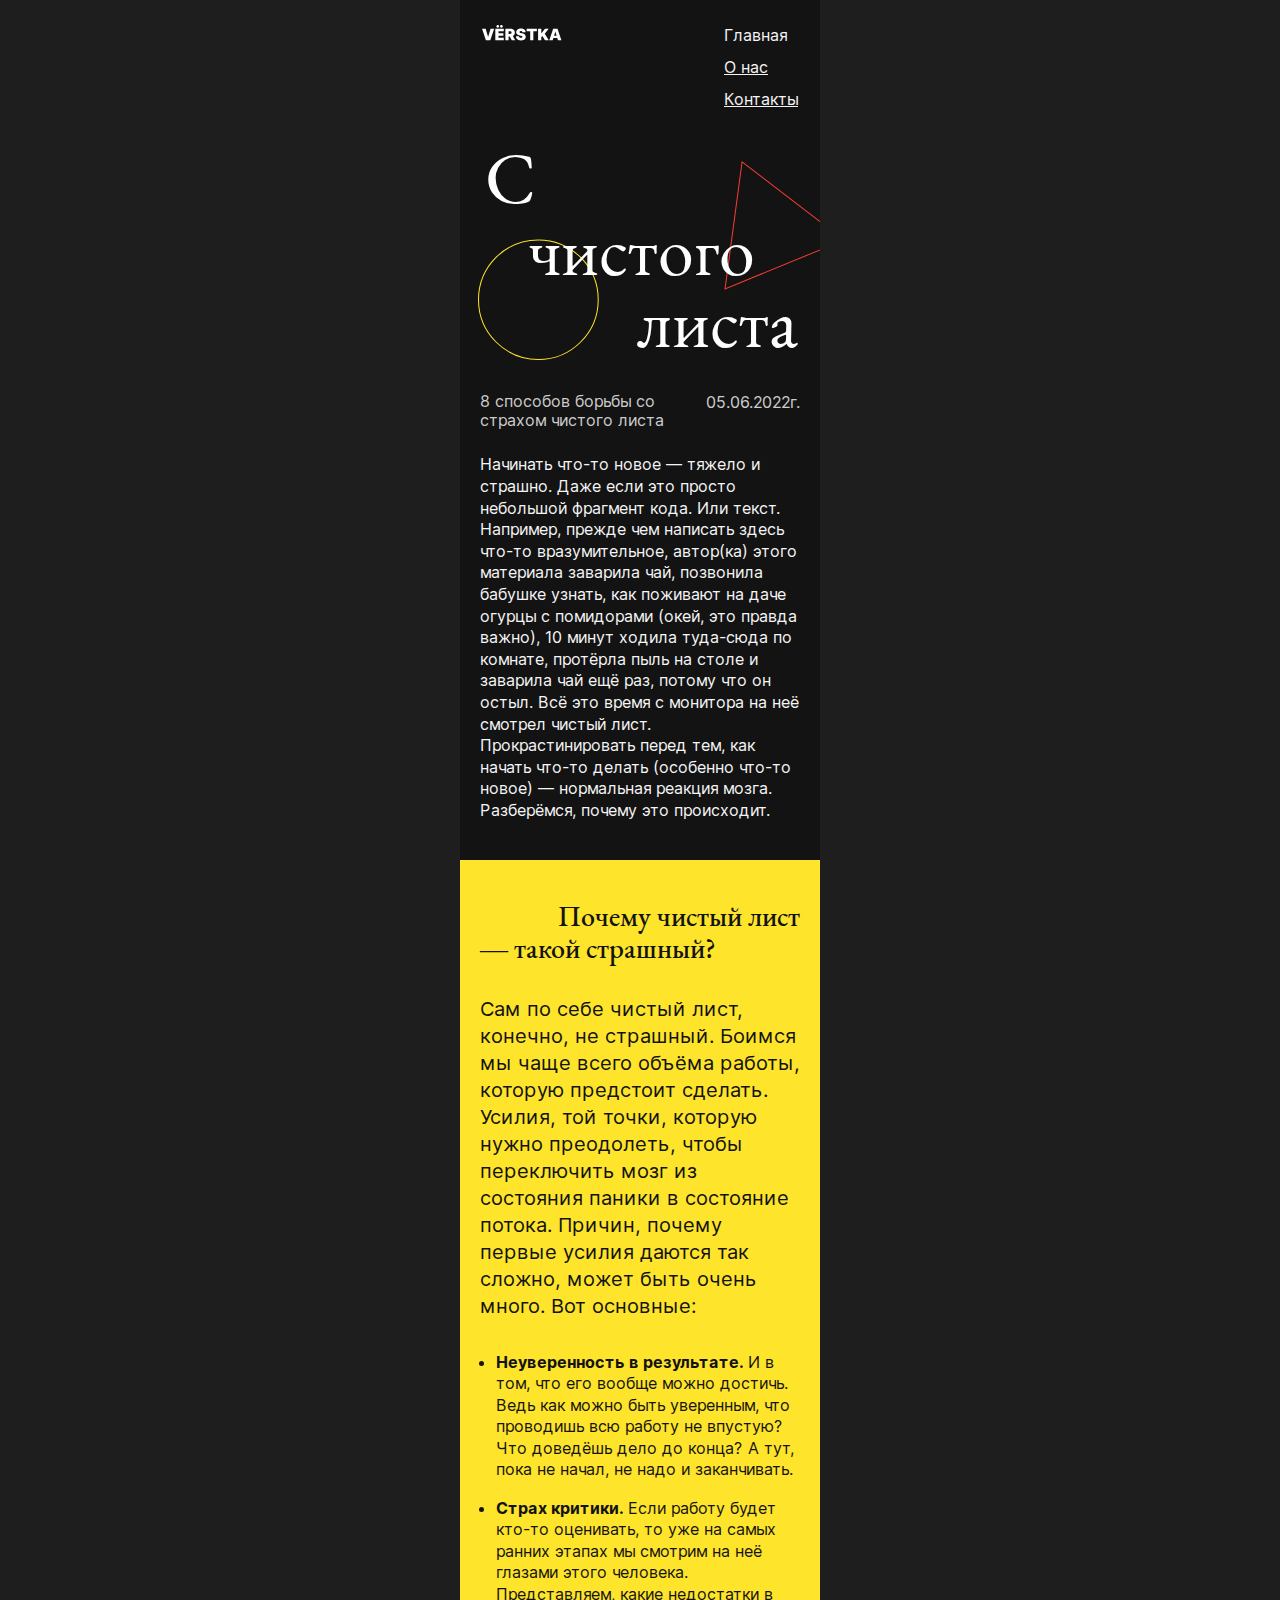
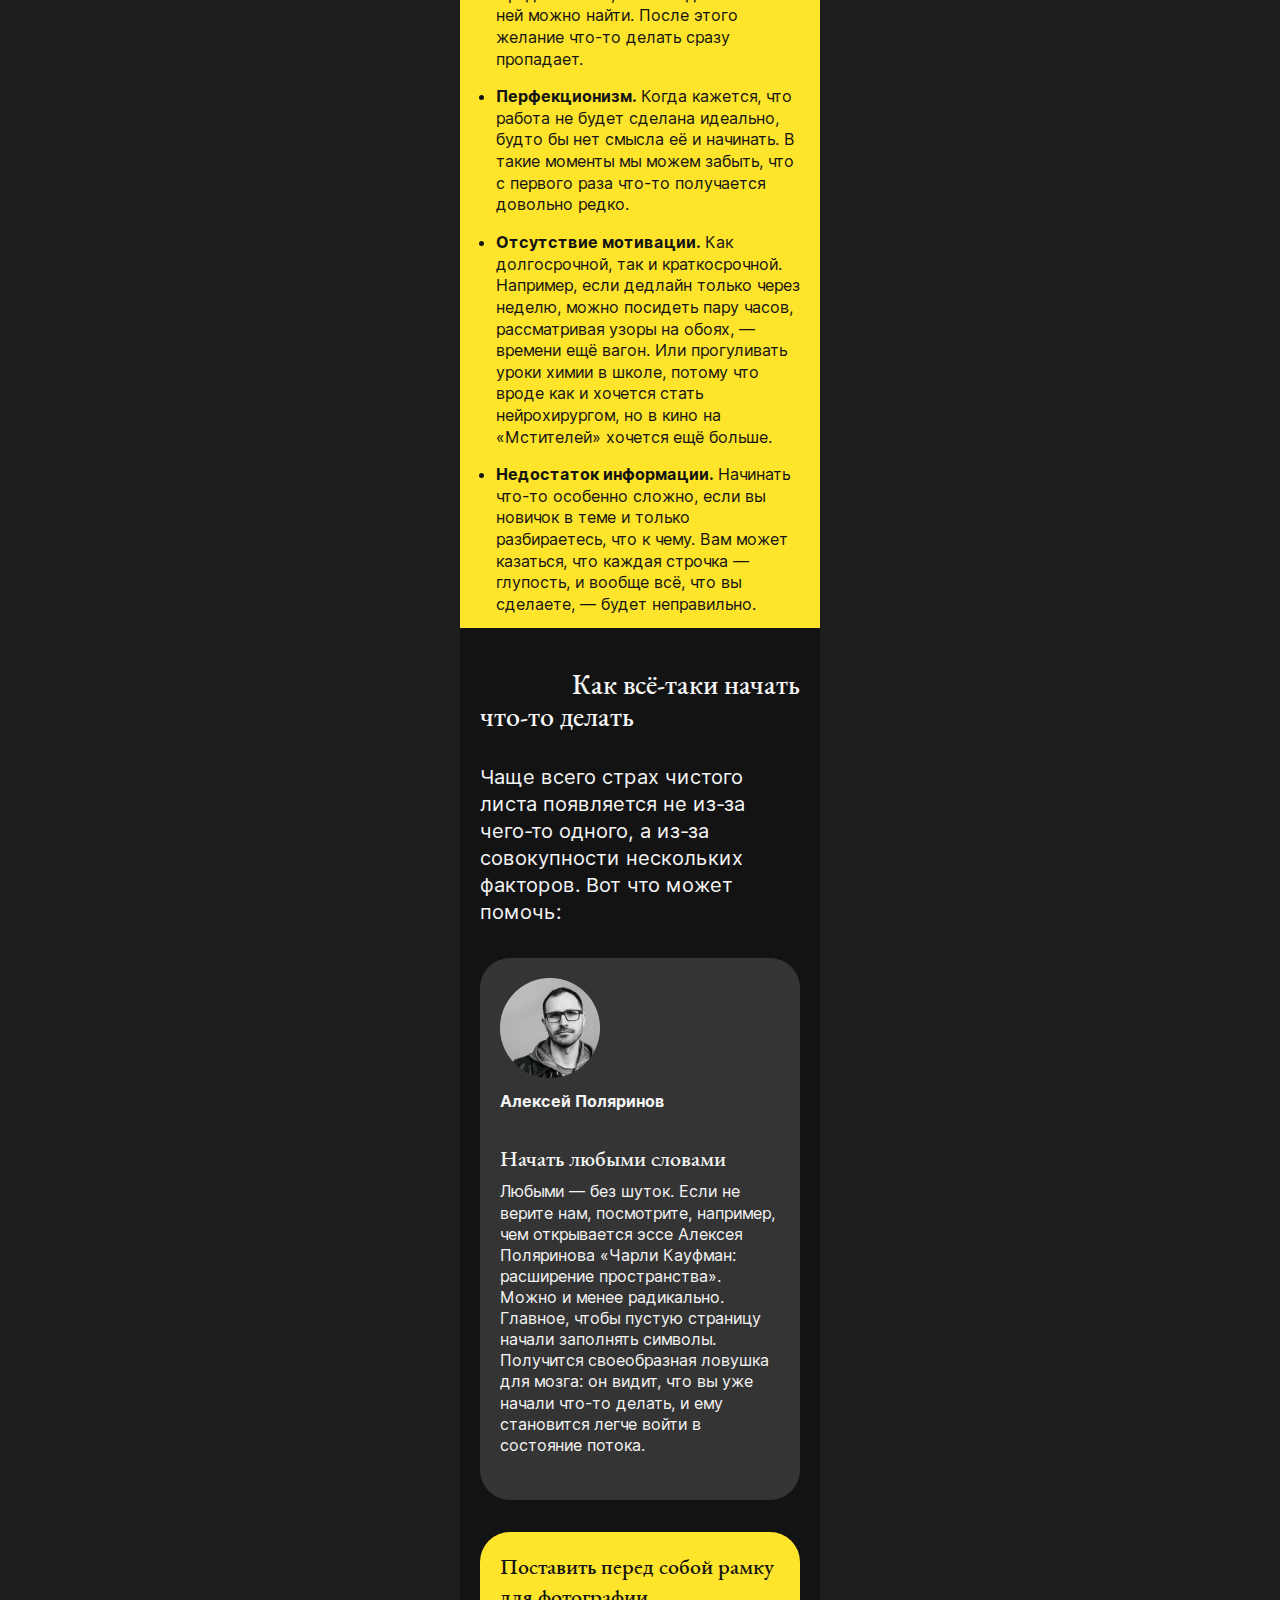
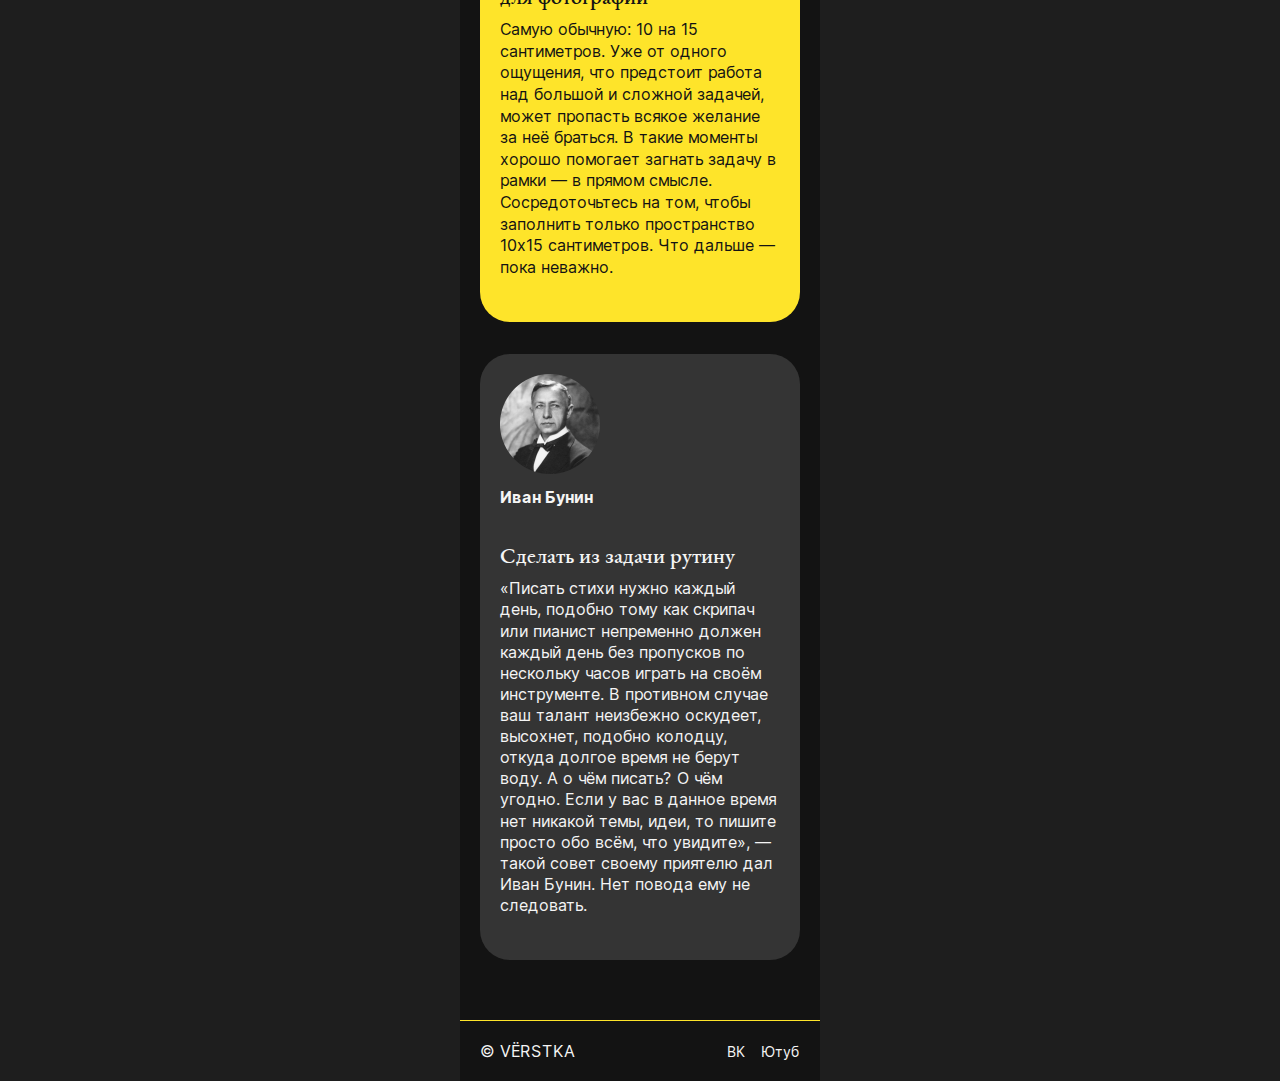
<file: index.html>
<!DOCTYPE html>
<html lang="ru">
<head>
	<meta charset="UTF-8">
	<meta name="viewport" content="width=device-width, initial-scale=1.0">
	<title>С чистого листа</title>
	<link rel="stylesheet" href="./fonts/fonts.css">
	<link rel="stylesheet" href="./styles/style.css">
</head>

<body>
	<header class="header content-section content-section_theme_dark">
		<a class="header__logo">
			<img src="./images/logo.svg" alt="Лого" class="header__logo-image">
		</a>
		<nav class="header__menu">
			<ul class="header__menu-list">
				<li class="header__menu-item header__menu-item_active">
					<a href="#0" class="header__menu-link">Главная</a>
				</li>
				<li class="header__menu-item">
					<a href="#0" class="header__menu-link">О нас</a>
				</li>
				<li class="header__menu-item">
					<a href="#0" class="header__menu-link">Контакты</a>
				</li>
			</ul>
		</nav>
	</header>
	<main>

		<section class="cover content-section content-section_theme_dark">
			<h1 class="cover__title">
				<span class="accent-span">С</span>
				<span class="accent-span text-center">чистого</span> 
				<span class="accent-span text-right">листа</span>
			</h1>
		</section>

		<section class="intro content-section content-section_theme_dark">
			<div class="intro__heading">
				<h2 class="intro__title">
					8 способов борьбы со страхом чистого листа
				</h2>
				<time datetime="2018-07-07" class="intro__date">
					05.06.2022г.
				</time>	
			</div>
			<div class="intro__main-text">
				<p>
					Начинать что-то новое — тяжело и страшно. Даже если это просто небольшой фрагмент кода. Или текст. Например, прежде чем написать здесь что-то вразумительное, автор(ка) этого материала заварила чай, позвонила бабушке узнать, как поживают на даче огурцы с помидорами (окей, это правда важно), 10 минут ходила туда-сюда по комнате, протёрла пыль на столе и заварила чай ещё раз, потому что он остыл. Всё это время с монитора на неё смотрел чистый лист.
				</p>
				<p>
					Прокрастинировать перед тем, как начать что-то делать (особенно что-то новое) — нормальная реакция мозга. Разберёмся, почему это происходит.
				</p>
			</div>

		</section>

		<section class="reasons content-section content-section_theme_bright">
			<h2 class="content-section__subtitle">
				<span class="accent-span text-right">Почему чистый лист</span>
				<span class="accent-span">— такой cтрашный?</span>
			</h2>
			<p class="content-section__introduction">
				Сам по себе чистый лист, конечно, не страшный. Боимся мы чаще всего объёма работы, которую предстоит сделать. Усилия, той точки, которую нужно преодолеть, чтобы переключить мозг из состояния паники в состояние потока. Причин, почему первые усилия даются так сложно, может быть очень много. Вот основные:
			</p>
			<ul class="content-section__list">
				<li class="content-section__list-item">
					<span class="content-section__list-accent">Неуверенность в результате.</span>
					И в том, что его вообще можно достичь. Ведь как можно быть уверенным, что проводишь всю работу не впустую? Что доведёшь дело до конца? А тут, пока не начал, не надо и заканчивать.
				</li>
				<li class="content-section__list-item">
					<span class="content-section__list-accent">Страх критики.</span>
					Если работу будет кто-то оценивать, то уже на самых ранних этапах мы смотрим на неё глазами этого человека. Представляем, какие недостатки в ней можно найти. После этого желание что-то делать сразу пропадает.
				</li>
				<li class="content-section__list-item">
					<span class="content-section__list-accent">Перфекционизм.</span>
					Когда кажется, что работа не будет сделана идеально, будто бы нет смысла её и начинать. В такие моменты мы можем забыть, что с первого раза что-то получается довольно редко.
				</li>
				<li class="content-section__list-item">
					<span class="content-section__list-accent">Отсутствие мотивации.</span>
					Как долгосрочной, так и краткосрочной. Например, если дедлайн только через неделю, можно посидеть пару часов, рассматривая узоры на обоях, — времени ещё вагон. Или прогуливать уроки химии в школе, потому что вроде как и хочется стать нейрохирургом, но в кино на «Мстителей» хочется ещё больше.
				</li>
				<li class="content-section__list-item">
					<span class="content-section__list-accent">Недостаток информации.</span>
					Начинать что-то особенно сложно, если вы новичок в теме и только разбираетесь, что к чему. Вам может казаться, что каждая строчка — глупость, и вообще всё, что вы сделаете, — будет неправильно.
				</li>
			</ul>

		</section>

		<section class="how-to content-section content-section_theme_dark">
			<h2 class="content-section__subtitle">
				<span class="accent-span text-right">Как всё-таки начать</span>
				<span class="accent-span">что-то делать</span>
			</h2>
			<p class="content-section__introduction">
				Чаще всего страх чистого листа появляется не из-за чего-то одного, а из-за совокупности нескольких факторов. Вот что может помочь:
			</p>
			<ul class="cards-list">
				<li>
					<article class="card card_theme_dark">
						<div class="card__author">
							<img class="card__author-photo" src="./images/polyarinov.png" alt="Алексей Поляринов">
							<p class="card__author-name">
								Алексей Поляринов
							</p>
						</div>
						<div class="card__content">
							<h3 class="card__title">
								Начать любыми словами
							</h3>
							<p class="card__text">
								Любыми — без шуток. Если не верите нам, посмотрите, например, чем открывается эссе Алексея Поляринова «Чарли Кауфман: расширение пространства». Можно и менее радикально. Главное, чтобы пустую страницу начали заполнять символы. Получится своеобразная ловушка для мозга: он видит, что вы уже начали что-то делать, и ему становится легче войти в состояние потока.
							</p>
						</div>
					</article>
				</li>
				<li>
					<article class="card card_theme_bright">
						<div class="card__content">
							<h3 class="card__title">
								Поставить перед собой рамку для фотографии
							</h3>
							<p class="card__text">
								Самую обычную: 10 на 15 сантиметров. Уже от одного ощущения, что предстоит работа над большой и сложной задачей, может пропасть всякое желание за неё браться. В такие моменты хорошо помогает загнать задачу в рамки — в прямом смысле. Сосредоточьтесь на том, чтобы заполнить только пространство 10х15 сантиметров. Что дальше — пока неважно.
							</p>
						</div>
					</article>
				</li>
				<li>
					<article class="card card_theme_dark">
						<div class="card__author">
							<img class="card__author-photo" src="./images/bunin.png" alt="Иван Бунин">
							<p class="card__author-name">
								Иван Бунин
							</p>
						</div>
						<div class="card__content">
							<h3 class="card__title">
								Сделать из задачи рутину
							</h3>
							<p class="card__text">
								«Писать стихи нужно каждый день, подобно тому как скрипач или пианист непременно должен каждый день без пропусков по нескольку часов играть на своём инструменте. В противном случае ваш талант неизбежно оскудеет, высохнет, подобно колодцу, откуда долгое время не берут воду. А о чём писать? О чём угодно. Если у вас в данное время нет никакой темы, идеи, то пишите просто обо всём, что увидите», — такой совет своему приятелю дал Иван Бунин. Нет повода ему не следовать.
							</p>
						</div>
					</article>
				</li>
			</ul>

		</section>

	</main>

	<footer class="footer content-section content-section_theme_dark">
		<p class="footer__copy">
			© VЁRSTKA
		</p>
		<ul class="footer__links">
			<li>
				<a href="#" target="_blank">ВК</a>
			</li>
			<li>
				<a href="#" target="_blank">Ютуб</a>
			</li>
		</ul>
	</footer>
	
</body>
</html>
</file>
<file: fonts/fonts.css>
@font-face {
  font-family: 'EB Garamond';
  src:
    url(./ebgaramondmedium.woff2)
      format('woff2'),
    url(./ebgaramondmedium.woff)
      format('woff'),
    url(./ebgaramondmedium.ttf)
      format('truetype');

	font-weight: 500;
	font-style: normal;
}

@font-face {
  font-family: 'EB Garamond';
  src:
    url(./ebgaramondregular.woff2)
      format('woff2'),
    url(./ebgaramondregular.woff)
      format('woff'),
    url(./ebgaramondregular.ttf)
      format('truetype');

	font-weight: 400;
	font-style: normal;
}


@font-face {
  font-family: 'Inter';
  src:
    url(./interbold.woff2) 
      format('woff2'),
    url(./interbold.woff)
      format('woff'),
    url(./interbold.ttf)
      format('truetype');

	font-weight: 700;
	font-style: normal;
}

@font-face {
  font-family: 'Inter';
  src:
    url(./interregular.woff2) 
      format('woff2'),
    url(./interregular.woff)
      format('woff'),
    url(./interregular.ttf)
      format('truetype');

	font-weight: 400;
	font-style: normal;
}
</file>
<file: styles/style.css>
body, h1, h2, h3, h4, h5, h6, p, ul, ol, blockquote {
	margin: 0;
	padding: 0;
	
}

body {
	background-color: #1e1e1e;
	font-family: 'Inter', sans-serif;
	font-size: 16px;
	line-height: 22x;
	
	}

.content-section {
	box-sizing:border-box;
	max-width: 360px;
	margin: auto;
}

.content-section_theme_dark {
	background-color: #131313;
	color: #F5F5F5;
}

.content-section_theme_bright {
	background-color: #FEE42A;
	color: #131313;
}

.header {
	padding: 25px 22px;
	display: flex;
	justify-content: space-between;
}

.header__logo-image {
	width: 80px;
}

.header__menu-list {
	list-style: none;
	display: flex;
	flex-direction: column;
	gap: 12px;
}

.header__menu-link {
	color: #F5F5F5;
	text-decoration: underline;
}

.header__menu-item_active .header__menu-link {
	text-decoration: none;
}

.cover {
	padding: 7px 0 30px 25px;
	min-height: 2px;
	background-image: url(../images/cover.svg);
	background-repeat: no-repeat;
	background-size: 95% auto;
	background-position: right center;
	color: #FFFFFF;
}

.cover__title {
	font-family: 'EB Garamond', serif;
	font-size: 72px;
	font-weight: 400;
	line-height: 100%;
}

.cover__title .accent-span {
	padding-right: 22px;
}

.accent-span {
	display: block;
	padding-right: 0;
}

.text-center {
	text-align: center;
}

.text-right {
	text-align: right;
}

.intro {
	padding: 5px 20px 14px 20px;
}

.intro__heading {
	display: flex;
	justify-content: space-between;
	align-items: start;
	color: #CCCCCC;
}

.intro__title {
	font-size: 16px;
	line-height: 120%;
	font-weight: 400;
	padding-bottom: 24px;
}

.intro__date {
	white-space: nowrap;
	color: #CCCCCC;
}

.intro__main-text {
	line-height: 21.6px;
}

p:last-child {
	padding-bottom: 24px;
}

.reasons {
	padding: 40px 20px 40px 20px;
	height: 1368px;
}

.content-section__subtitle {
	font-family: 'EB Garamond', serif;
	font-size: 28px;
	line-height: 32px;
	font-weight: 500;
	padding-bottom: 32px;
}

.content-section__introduction {
	font-size: 20px;
	line-height: 27px;
	padding-bottom: 32px;
}

.content-section__list-accent {
	font-weight: 700;
	font-family: 'Inter';
	font-style: normal;
	font-size: 16px;
}

.content-section__list-item {
	padding-bottom: 16px;
	margin-left: 16px;
	min-height: 130px;
	line-height: 1.35;
	font-family: 'Inter';
	font-weight: 400;
	font-style: normal;
	font-size: 16px;
}

.how-to {
	padding: 40px 20px 60px 20px;
}

.cards-list {
	display: flex;
	flex-direction: column;
	gap: 32px;
}

.cards-list li {
	list-style: none;
}

.card__author {
	margin-bottom: 8px;
	border-radius: 50%;
}

.card__author-photo {
	max-width: 100px;
	padding-bottom: 8px;
}

.card__author-name {
	font-weight: 700;
}

.card {
	padding: 20px;
	border-radius: 30px;
}

.card_theme_dark {
	background-color: #343434;
	line-height: 1.32;
}

.card_theme_bright {
	background-color: #FEE42A;
	color: #131313;
	line-height: 1.35;
	}

.card__title {
	padding-bottom: 8px;
	font-family: 'EB Garamond', serif;
	font-weight: 500;
	font-size: 22px;
	line-height: 135%;
}

.footer {
	padding: 20px;
	border-top: 1px solid #FEE42A;
	display: flex;
	justify-content: space-between;
	align-items: center;
}

.footer__links {
	display: flex;
	gap: 16px;
	list-style: none;
}

.footer__links a {
	color: #F5F5F5;
	text-decoration: none;
	font-size: 14px;
}
</file>
